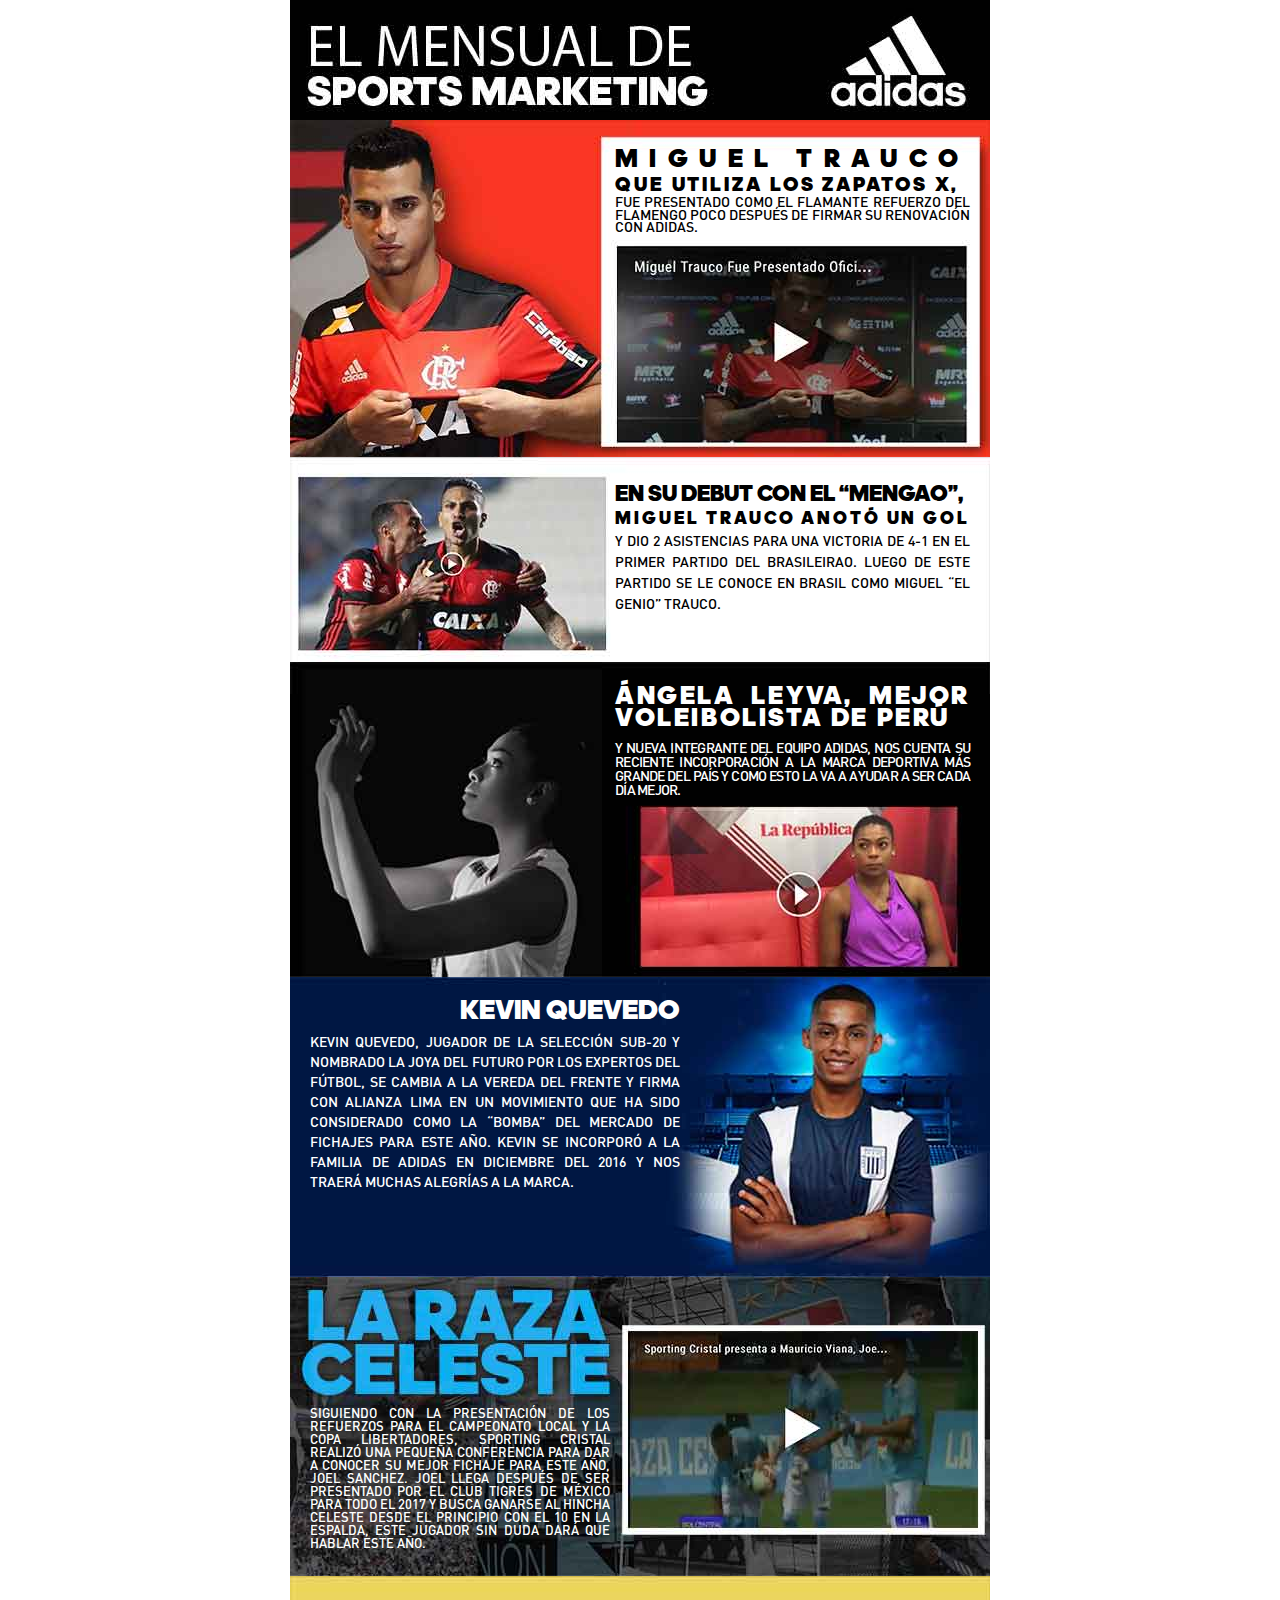
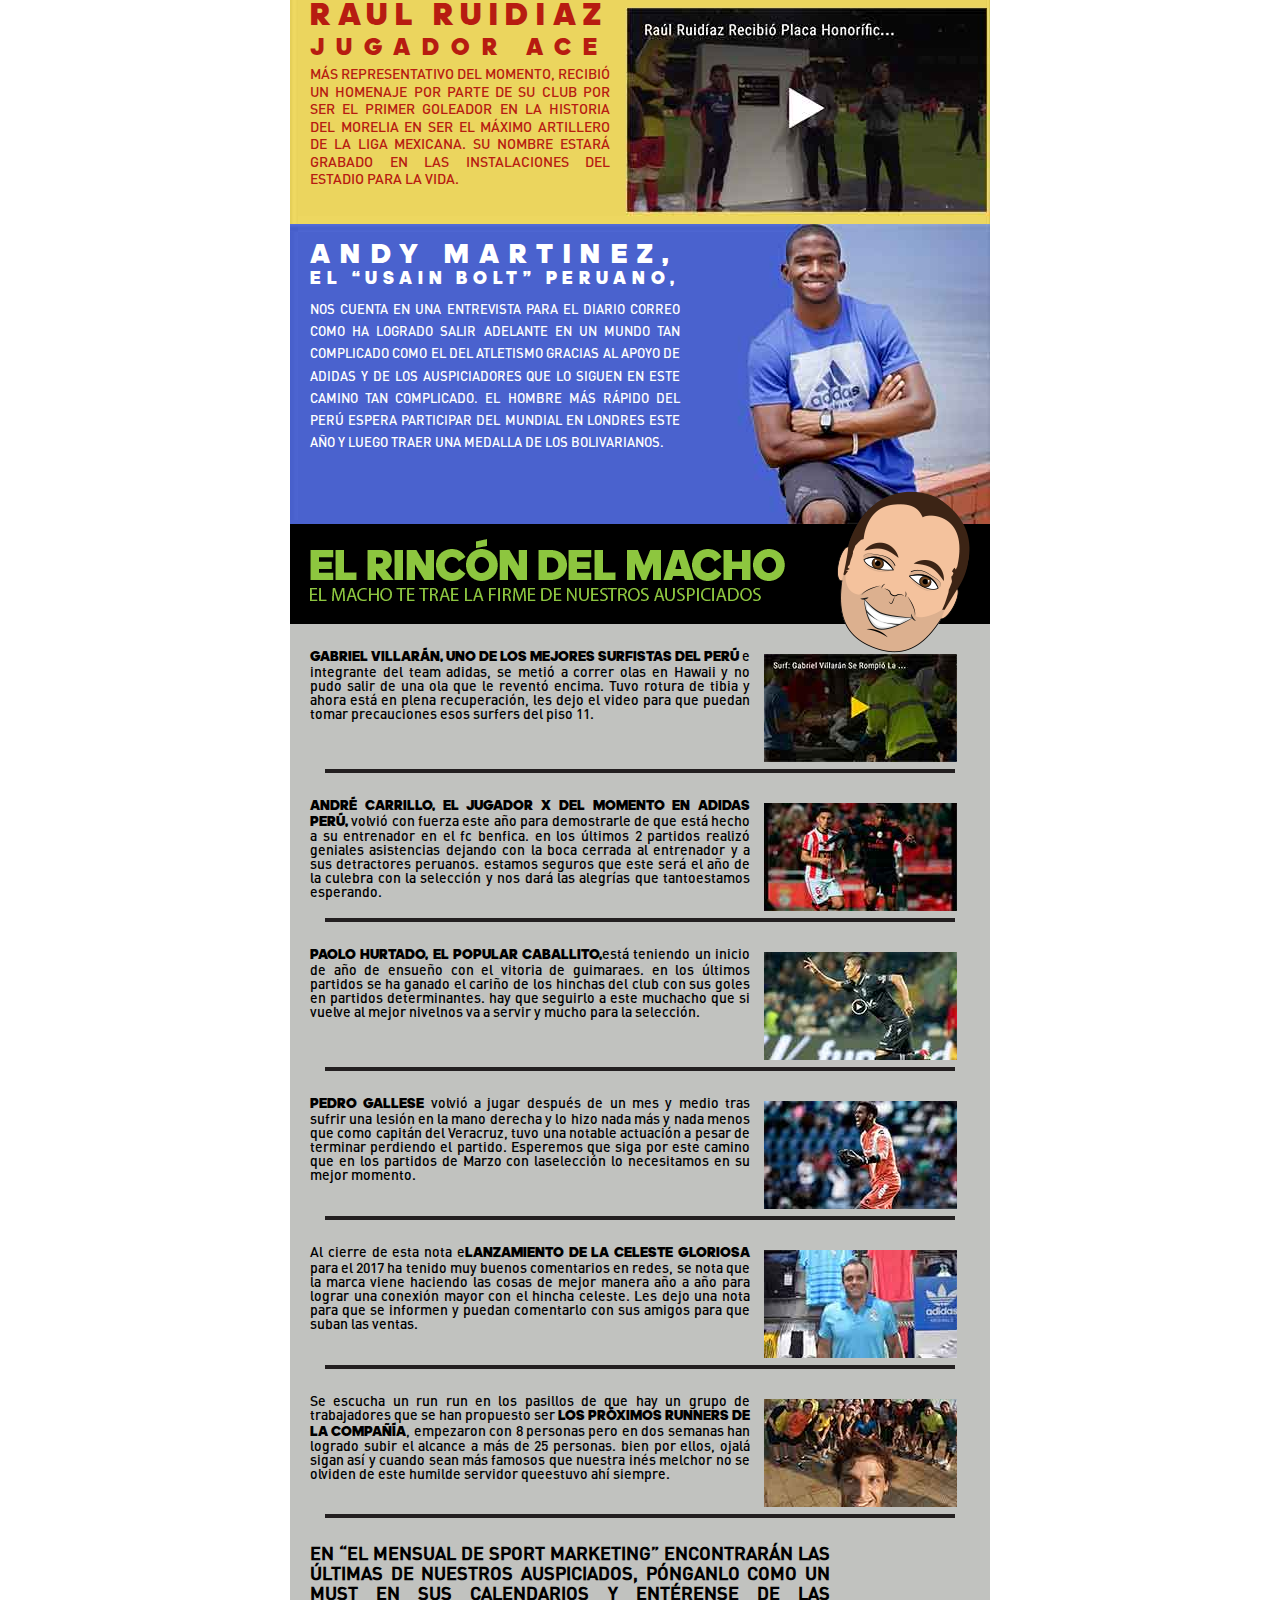
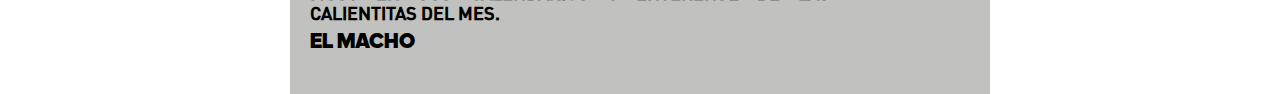
<file: index.html>
<!doctype html>
<html>
<head>
<meta charset="utf-8">
<link rel="stylesheet" type="text/css" href="styles/styles.css">
<title>El mensual de SPORT MARKETING</title>
</head>

<body>

<div id="contenedor">

	<div id="head">
        	<img src="img/head.jpg">
    </div>
    
    <div id="bloqu1">
    <a style="display: block; height: 100%;" href="http://elcomercio.pe/deporte-total/peruanos-en-el-mundo/miguel-trauco-fue-presentado-oficialmente-flamengo-video-noticia-1960001?flsm=1">
	    <div id="bloque-texto1">
    		<p class="txt21bold" style="font-size:26px; line-height:1.2em; letter-spacing:0.44em;">MIGUEL TRAUCO</p>
        	<p class="txt14bold" style="font-size:20px; line-height:0.005em; letter-spacing:0.145em">QUE UTILIZA LOS ZAPATOS X,</p>
            <p class="txt14normal">Fue presentado como el flamante refuerzo del flamengo poco después de firmar su renovación con adidas.</p>
        </div>
        </a>
    </div>
    
    <div id="bloqu2">
    
    <a style="display: block; height: 100%;" href="http://rpp.pe/futbol/peruanos-en-el-mundo/paolo-guerrero-anoto-de-cabeza-tras-centro-de-miguel-trauco-noticia-1027026">
        
    	<div id="bloque-texto2">
    		<p class="txt21bold" style="font-size:23px; line-height:1.2em; letter-spacing:0em;">EN SU DEBUT CON EL “MENGAO”,</p>
        	<p class="txt14bold" style="font-size:18px; line-height:0.005em; letter-spacing:0.16em">MIGUEL TRAUCO ANOTÓ UN GOL</p>
            <p class="txt14normal" style="line-height:1.5em;">Y DIO 2 ASISTENCIAS PARA UNA VICTORIA DE 4-1 EN EL PRIMER PARTIDO DEL BRASILEIRAO. LUEGO DE ESTE PARTIDO SE LE CONOCE EN BRASIL COMO MIGUEL “EL GENIO” TRAUCO.</p>
        </div>
    
    </a>
    
  </div>
    
    <div id="bloqu3"> 
    
    <a style="display: block; height: 100%;" href="https://www.facebook.com/larepublicape/videos/10154386289862017/?pnref=story">
       	
        <div id="bloque-texto3">
    		<p class="txt21boldwhite" style="font-size:26px; line-height:0.85em; letter-spacing:0.1em;">ÁNGELA LEYVA, MEJOR VOLEIBOLISTA DE PERÚ</p>
        	<p class="txt14normalwhite" style="line-height:1em;">Y NUEVA INTEGRANTE DEL EQUIPO ADIDAS, NOS CUENTA SU RECIENTE INCORPORACIÓN A LA MARCA DEPORTIVA MÁS GRANDE DEL PAÍS Y COMO ESTO LA VA A AYUDAR A SER CADA DÍA MEJOR.</p>
        </div>
        
        </a>
        
    </div>
    
    <div id="bloqu4">
    	
      <a style="display: block; height: 100%;" href="http://peru21.pe/deportes/alianza-lima-kevin-quevedo-fichado-club-intimo-2267317">
        
         <div id="bloque-texto4">
    		<p class="txt21boldwhite" style="text-align:right; font-size:28px;" >KEVIN QUEVEDO</p>
        	<p class="txt14normalwhite">KEVIN QUEVEDO, JUGADOR DE LA SELECCIÓN SUB-20 Y NOMBRADO LA JOYA DEL FUTURO POR LOS EXPERTOS DEL FÚTBOL, SE CAMBIA A LA VEREDA DEL FRENTE Y FIRMA CON ALIANZA LIMA EN UN MOVIMIENTO QUE HA SIDO CONSIDERADO COMO LA “BOMBA” DEL MERCADO DE FICHAJES PARA ESTE AÑO. KEVIN SE INCORPORÓ A LA FAMILIA DE ADIDAS EN DICIEMBRE DEL 2016 Y NOS TRAERÁ MUCHAS ALEGRÍAS A LA MARCA.</p>
        </div>
        
        </a>
        
    </div>
    
    <div id="bloqu5">
    
    <a style="display: block; height: 100%;" href="http://www.americatv.com.pe/deportes/futbol-peruano/sporting-cristal-presenta-mauricio-viana-joel-sanchez-y-renzo-garces-n260738">
    
    <div id="bloque-texto5">
    		<p class="txt14normalwhite2">SIGUIENDO CON LA PRESENTACIÓN DE LOS REFUERZOS PARA EL CAMPEONATO LOCAL Y LA COPA LIBERTADORES, SPORTING CRISTAL REALIZÓ UNA PEQUEÑA CONFERENCIA PARA DAR A CONOCER SU MEJOR FICHAJE PARA ESTE AÑO, JOEL SANCHEZ. JOEL LLEGA DESPUÉS DE SER PRESENTADO POR EL CLUB TIGRES DE MÉXICO PARA TODO EL 2017 Y BUSCA GANARSE AL HINCHA CELESTE DESDE EL PRINCIPIO CON EL 10 EN LA ESPALDA, ESTE JUGADOR SIN DUDA DARÁ QUE HABLAR ESTE AÑO. </p>
        </div>
    	
        </a>
        
  </div>
    
    <div id="bloqu6">
    
    <a style="display: block; height: 100%;" href="http://elcomercio.pe/deporte-total/peruanos-en-el-mundo/raul-ruidiaz-recibira-placa-honorifica-estadio-morelos-noticia-1958913">
    
       <div id="bloque-texto6">
    		<p class="txt21boldred" style="font-size:32px; line-height:1em; letter-spacing:0.24em;">RAUL RUIDIAZ</p>
            <p class="txt14boldrojo" style="font-size:24px; letter-spacing:0.5em; line-height:0.5em;">Jugador ace</p>
            <p class="txt14normalred">Más representativo del momento, recibió un homenaje por parte de su club por ser el primer goleador en la historia del Morelia en ser el máximo artillero de la liga mexicana. Su nombre estará grabado en las instalaciones del estadio para la vida.</p>
        </div>
        
        </a>
        
    </div>
    
    <div id="bloqu7">
    
    <a style="display: block; height: 100%;" href="http://diariocorreo.pe/deportes/andy-martinez-sin-apoyo-no-hubiese-podido-seguir-en-este-deporte-727240/">
    
   	<div id="bloque-texto7">
    		<p class="txt21boldwhite" style="font-size:28px; letter-spacing:0.369em; line-height:0.5em;">ANDY MARTINEZ,</p>
            <p class="txt14boldwhite" style="font-size:18px; letter-spacing:0.325em; line-height:0.85em;">EL “USAIN BOLT” PERUANO,</p>
            <p class="txt14normalwhite2" style="line-height:1.7em;">NOS CUENTA EN UNA ENTREVISTA PARA EL DIARIO CORREO COMO HA LOGRADO SALIR ADELANTE EN UN MUNDO TAN COMPLICADO COMO EL DEL ATLETISMO GRACIAS AL APOYO DE ADIDAS Y DE LOS AUSPICIADORES QUE LO SIGUEN EN ESTE CAMINO TAN COMPLICADO. EL HOMBRE MÁS RÁPIDO DEL PERÚ ESPERA PARTICIPAR DEL MUNDIAL EN LONDRES ESTE AÑO Y LUEGO TRAER UNA MEDALLA DE LOS BOLIVARIANOS.</p>
        </div>

	</a>

    </div>
    
    <div id="bloque-rincon"></div>
    
    <div id="gloque-black">

    </div>
    
    
    <div id="bloqu8">
    	
        <div id="bloqu8-1">
    	<a style="display: block;" href="http://elcomercio.pe/deporte-total/polideportivo/surf-gabriel-villaran-se-rompio-pierna-hawai-video-noticia-1963677">
        
        	<div id="bloque-texto8-1">
            <p class="txt14normalbaja"><samp class="txt14bold">Gabriel Villarán, uno de los mejores surfistas del Perú</samp> e integrante del team adidas, se metió a correr olas en Hawaii y no pudo salir de una ola que le reventó encima. Tuvo rotura de tibia y ahora está en plena recuperación, les dejo el video para que puedan tomar precauciones esos surfers del piso 11. </p>          
                           	        
            </div>
            
            <div id="blo-video">
            	<img src="img/video1.jpg">
            </div>
        
        </a>
        
        </div>
  <div id="bloque-barra"></div>
  
  
  <div id="bloqu8-1">
    	<a style="display: block;" href="http://elcomercio.pe/deporte-total/peruanos-en-el-mundo/andre-carrillo-aparecio-triunfo-benfica-este-pase-noticia-1959652">
        
        	<div id="bloque-texto8-1">
            <p class="txt14normalbaja"><samp class="txt14bold">André Carrillo, el jugador x del momento en adidas Perú, </samp>volvió con fuerza este año para demostrarle de que está hecho a su entrenador en el fc benfica. en los últimos 2 partidos realizó geniales asistencias dejando con la boca cerrada al entrenador y a sus detractores peruanos. estamos seguros que este será el año de la culebra con la selección y nos dará las alegrías que tantoestamos esperando. </p>          
                           	        
            </div>
            
            <div id="blo-video">
            	<img src="img/video2.jpg">
            </div>
        
        </a>
        
        </div>
  <div id="bloque-barra"></div>
  
    <div id="bloqu8-1">
    	<a style="display: block;" href="http://rpp.pe/futbol/peruanos-en-el-mundo/video-paolo-hurtado-le-dio-el-triunfo-al-vitoria-guimaraes-con-gol-al-ultimo-minuto-noticia-1020423">
        
        	<div id="bloque-texto8-1">
            <p class="txt14normalbaja"><samp class="txt14bold">Paolo Hurtado, el popular caballito,</samp>está teniendo un inicio de año de ensueño con el vitoria de guimaraes. en los últimos partidos se ha ganado el cariño de los hinchas del club con sus goles en partidos determinantes. hay que seguirlo a este muchacho que si vuelve al mejor nivelnos va a servir y mucho para la selección. </p>          
                           	        
            </div>
            
            <div id="blo-video">
            	<img src="img/video3.jpg">
            </div>
        
        </a>
        
        </div>
  <div id="bloque-barra"></div>
  
    <div id="bloqu8-1">
    	<a style="display: block;" href="http://libero.pe/futbol-internacional/174253-pedro-gallese-se-lucio-en-su-regreso-al-arco-de-veracruz-video">
        
        	<div id="bloque-texto8-1">
            <p class="txt14normalbaja"><samp class="txt14bold">Pedro Gallese </samp>volvió a jugar después de un mes y medio tras sufrir una lesión en la mano derecha y lo hizo nada más y nada menos que como capitán del Veracruz, tuvo una notable actuación a pesar de terminar perdiendo el partido. Esperemos que siga por este camino que en los partidos de Marzo con laselección lo necesitamos en su mejor momento. </p>          
                           	        
            </div>
            
            <div id="blo-video">
            	<img src="img/video4.jpg">
            </div>
        
        </a>
        
        </div>
  <div id="bloque-barra"></div>
  
    <div id="bloqu8-1">
    	<a style="display: block;" href="http://deporteynegocio.pe/fotogaleria-asi-se-vivio-la-presentacion-de-la-nueva-camiseta-de-sporting-cristal-7605">
        
        	<div id="bloque-texto8-1">
            <p class="txt14normalbaja">Al cierre de esta nota e<samp class="txt14bold">lanzamiento de la celeste gloriosa</samp> para el 2017 ha tenido muy buenos comentarios en redes, se nota que la marca viene haciendo las cosas de mejor manera año a año para lograr una conexión mayor con el hincha celeste. Les dejo una nota para que se informen y puedan comentarlo con sus amigos para que suban las ventas.</p>          
                           	        
            </div>
            
            <div id="blo-video">
            	<img src="img/video5.jpg">
            </div>
        
        </a>
        
        </div>
  <div id="bloque-barra"></div>
  
    <div id="bloqu8-1">
    	<a style="display: block;">
        
        	<div id="bloque-texto8-1">
            <p class="txt14normalbaja">Se escucha un run run en los pasillos de que hay un grupo de trabajadores que se han propuesto ser <samp class="txt14bold">los próximos runners de la compañía</samp>, empezaron con 8 personas pero en dos semanas han logrado subir el alcance a más de 25 personas. bien por ellos, ojalá sigan así y cuando sean más famosos que nuestra inés melchor no se olviden de este humilde servidor queestuvo ahí siempre.</p>          
                           	        
            </div>
            
            <div id="blo-video">
            	<img src="img/video6.jpg">
            </div>
        
        </a>
        
        </div>
  <div id="bloque-barra"></div>
  
  <div id="bloque-cierre">
  
<div id="bloque-texto-cierre">

<p class="txt18bold">EN “EL MENSUAL DE SPORT MARKETING”  ENCONTRARÁN LAS ÚLTIMAS DE NUESTROS AUSPICIADOS, PÓNGANLO COMO UN MUST EN SUS CALENDARIOS Y ENTÉRENSE DE LAS CALIENTITAS DEL MES.</p>

<p class="txt21bold">EL MACHO</p>
</div>
  
  </div>
  
  
  

  
  
  
  
  
  </div>
  
  
    
    
</div>
</body>
</html>
</file>
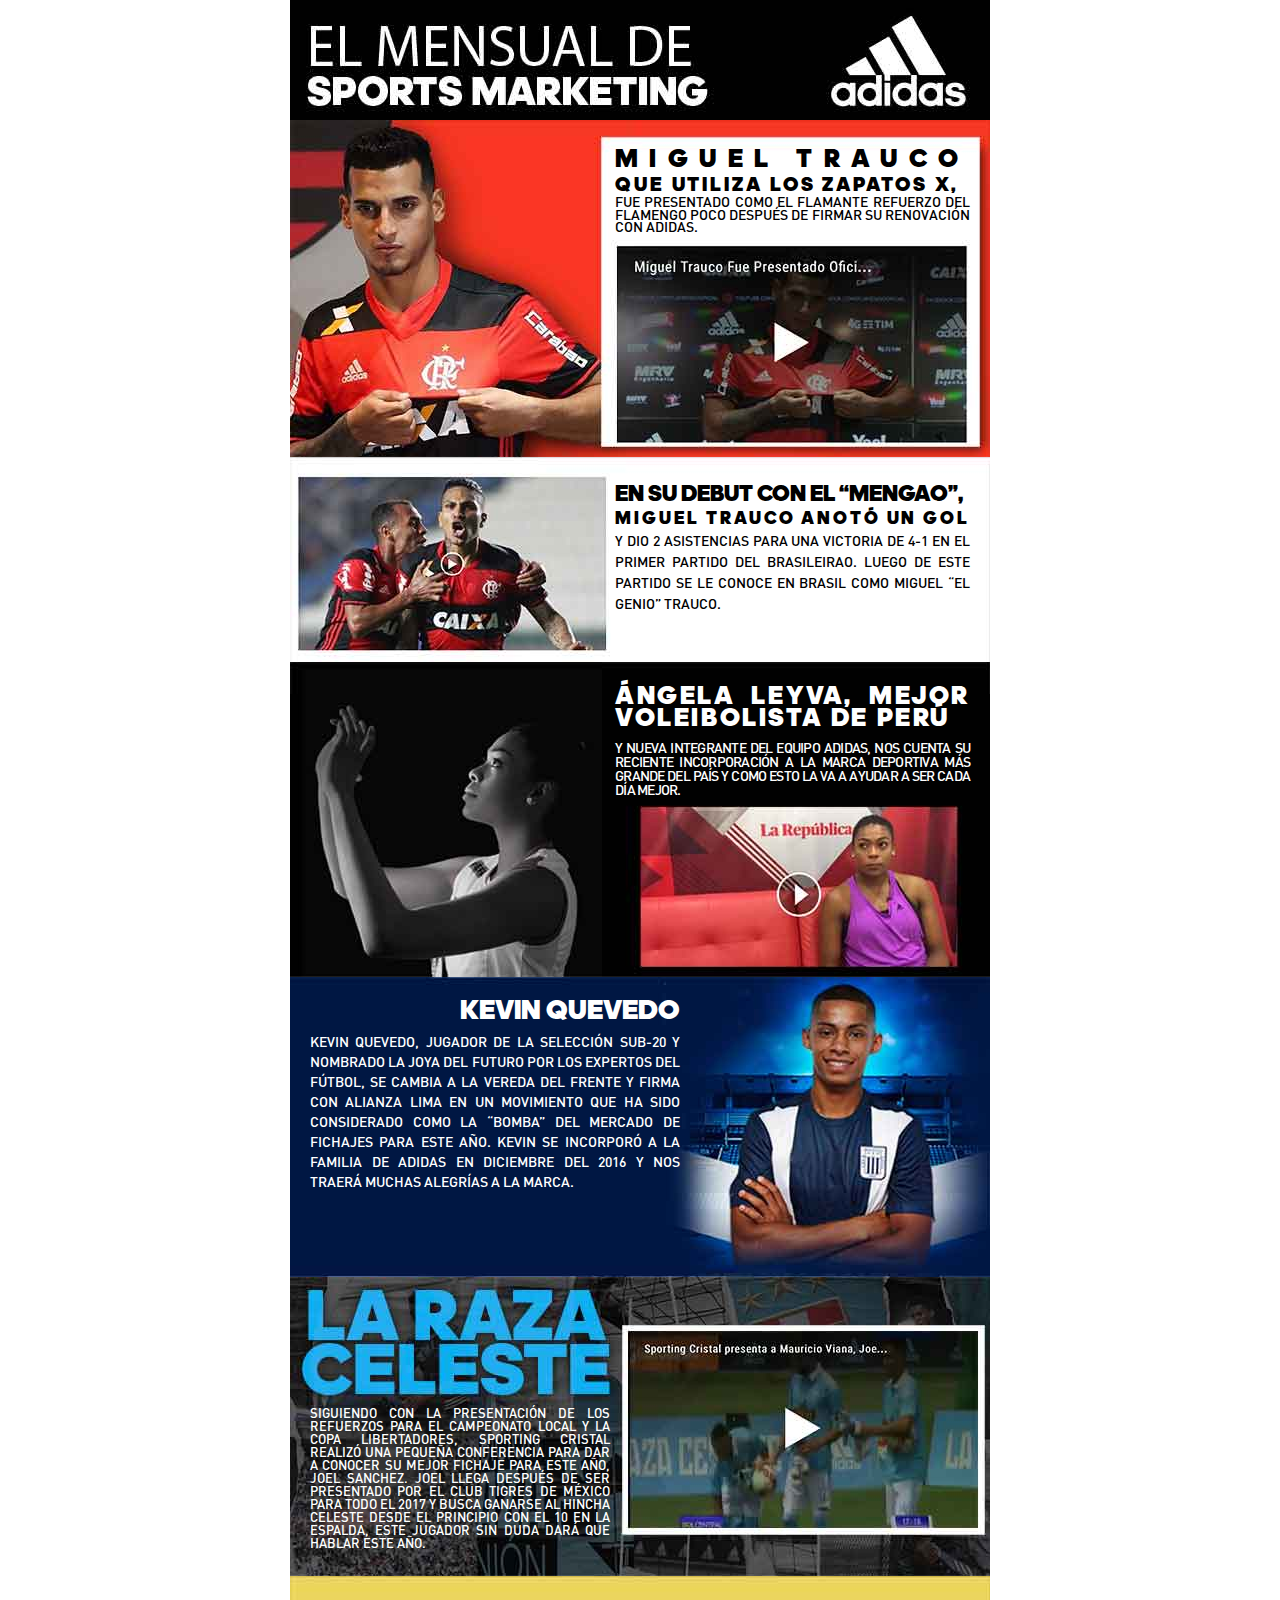
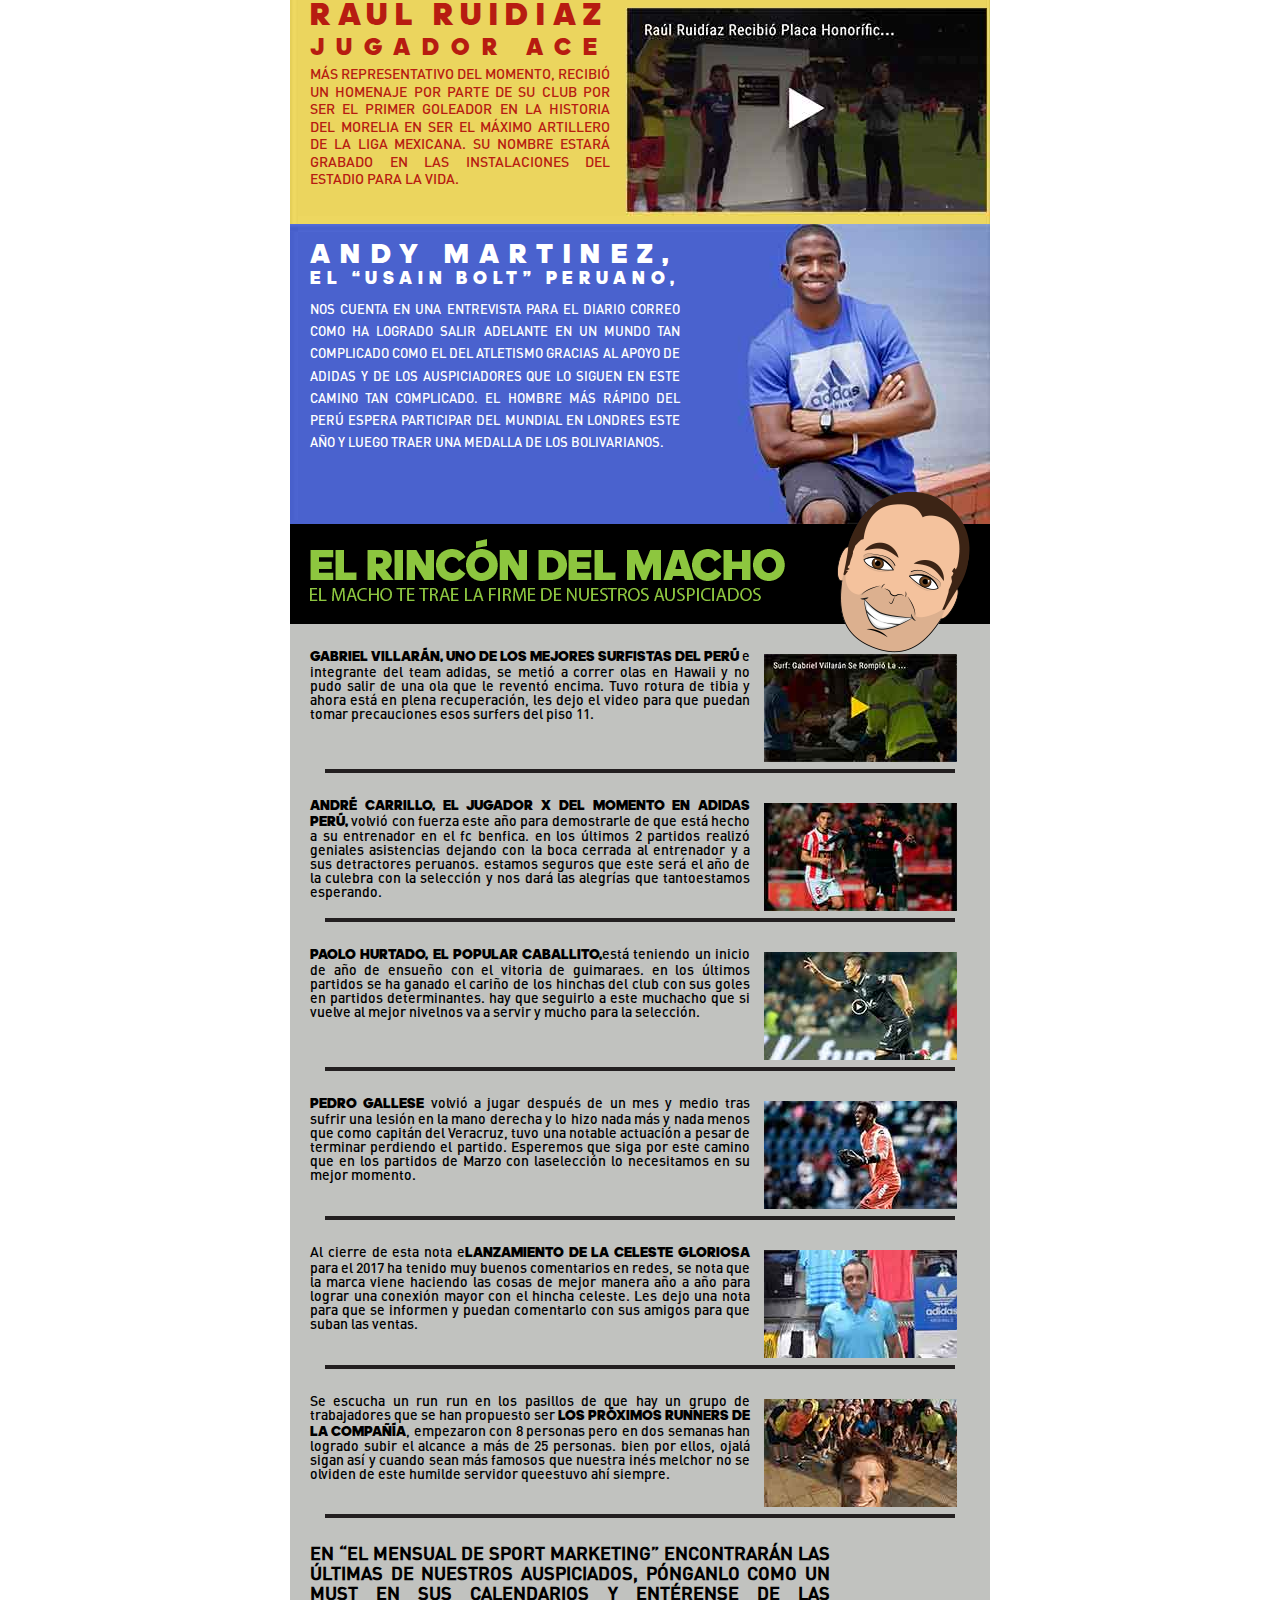
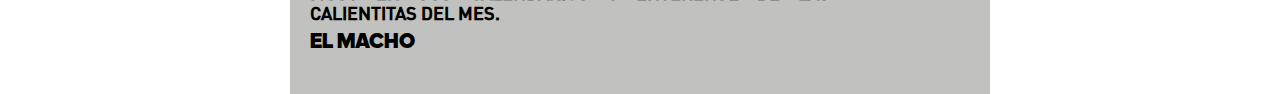
<file: index2.html>
<!doctype html>
<html>
<head>
<meta charset="utf-8">
<title>El mensual de SPORT MARKETING</title>

<style type="text/css">

* {
  margin: 0;
  padding: 0;
}



@font-face{
    font-family:adineue-bd;
    src:url(font/AdiHausPS-Bd.otf);
}

@font-face{
    font-family:adineue-md;
	src:url(font/AdiHausPS-Md.otf);
}

@font-face{
    font-family:adineue-reg;
	src:url(font/AdiHausPS-Reg.otf);
}

@font-face{
    font-family:adineue-bold;
	src:url(font/adineuePRO-Black.otf);
	}

@font-face{
    font-family:adineue-pro-black;
	src:
	url(font/adineuePRO-Black.otf);
	}

body{
	font-family:adineue-md;
	font-size:14px;
	background:#ffffff;
	}
a{
	text-decoration:none;
	
	}

figure { 
    display: block;
    margin:0 !important;
}

/* CLearfix */

.clearfix:after {content:".";display:block;	height:0;clear:both;visibility:hidden;}
.clearfix { display:inline-block; }
/* Hide from IE Mac \*/
.clearfix { display:block; }
* html .clearfix { height:1px; }
/* End hide from IE Mac */

h1, h2, h3, h4{
	font-weight:normal !important;
	margin:0 !important;
	padding:0 !important;
	}

.txt21bold{
	color:#000 !important;
	text-transform:uppercase;
	font-size:21px;
	font-weight:bold;
	font-family:adineue-pro-black;
	}
.txt21boldwhite{
	color:#ffffff !important;
	text-transform:uppercase;
	font-size:21px;
	font-weight:bold;
	font-family:adineue-pro-black;
	}
.txt21boldred{
	color:#b71c11 !important;
	text-transform:uppercase;
	font-size:21px;
	font-weight:bold;
	font-family:adineue-pro-black;
	}
.txt18bold{
	color:#000 !important;
	text-transform:uppercase;
	font-size:18px;
	font-family:adineue-md;
	font-weight:bold;
	}
.txt14bold{
	color:#000 !important;
	text-transform:uppercase;
	font-size:14px;
	font-family:adineue-bold;
		line-height:0.9em;
	}
.txt14boldrojo{
	color:#b71c11 !important;
	text-transform:uppercase;
	font-size:14px;
	font-family:adineue-bold;
	}
.txt14boldwhite{
	color:#ffffff !important;
	text-transform:uppercase;
	font-size:14px;
	font-family:adineue-bold;
	}
.txt14normal{
	color:#000 !important;
	text-transform:uppercase;
	font-size:14px;
	line-height:0.9em;
	}
.txt14normalbaja{
	color:#000 !important;	
	font-size:14px;
	text-align:justify;
	line-height:1em;
	}
.txt14normalwhite{
	color:#ffffff !important;
	text-transform:uppercase;
	font-size:14px;
	}
.txt14normalred{
	color:#b71c11 !important;
	text-transform:uppercase;
	font-size:14px;
	line-height:1.25em !important;
	}

.txt14normalwhite2{
	color:#ffffff !important;
	text-transform:uppercase;
	font-size:13px;
	line-height:1em;
	}


h3{

	}

p{

	padding: 5px 0;
	text-align: justify;
	color: #3b4347;	
	line-height: 20px;
	}

#contenedor{
	position: relative;
	max-width:700px;
	height:auto;
	margin:0 auto;
	background:white;	
	}

#head{
	width:100%;
	height:120px;
	background:#000;
	}

#head h1{
	font-size:
	}
	
#bloqu1{
	width:100%;
	height:337px;
	background:url(img/trauco.jpg) center no-repeat;
	
	}

#bloqu2{
	width:100%;
	height:205px;
	background:url(img/paolo-guerrero.jpg) center no-repeat;
	}

#bloqu3{
	width:100%;
	height:315px;
	background:url(img/angela.jpg) center no-repeat;
	}
#bloqu4{
	width:100%;
	height:300px;
	background:url(img/kevin.jpg) center no-repeat;
	}

#bloqu5{
	width:100%;
	height:299px;
	background:url(img/raza-celeste.jpg) center no-repeat;
	}

#bloqu6{
	width:100%;
	height:248px;
	background:url(img/ruidiaz.jpg) center no-repeat;
	}

#bloqu7{
	width:100%;
	height:300px;
	background:url(img/andy.jpg) center no-repeat;
	}

#bloqu8{
	width:100%;
	height:1070px;
	background:#c1c2bf;
	}

#bloqu8-1{
	width:100%;
	height:145px;
	background:#c1c2bf;
	}
#blo-video{
	width:193px;
	height:108px;
	margin:30px 33px 0 0;
	float:right !important;
	}

#gloque-black{
	width:100%;
	height:100px;
	background:#000;
	}

#bloque-texto1{
	width:355px;
	height:100px;
	float:right !important;
	margin:20px 20px 0 0;
	}

#bloque-texto2{
	width:355px;
	height:100px;
	float:right !important;
	margin:20px 20px 0 0;
	}

#bloque-texto3{
	width:355px;
	height:100px;
	float:right !important;
	margin:20px 20px 0 0;
	letter-spacing:-0.75px;
	}

#bloque-texto4{
	width:370px;
	height:145px;
	float:left !important;
	margin:20px 0 0 20px;
	}

#bloque-texto5{
	width:300px;
	height:155px;
	float:left !important;
	margin:125px 0 0 20px;

	}

#bloque-texto6{
	width:300px;
	height:155px;
	float:left !important;
	margin:20px 0 0 20px;
	}

#bloque-texto7{
	width:370px;
	height:250px;
	float:left !important;
	margin:20px 0 0 20px;
	}

#bloque-rincon{
	width: 700px;
	position: absolute;
	height: 162px;
	background: url(img/el-rincon-del-macho.png) no-repeat center;
	left:0;
	top: 2091px;
	z-index:1000;
	}

#bloque-texto8-1{
	width:440px;
	height:100px;
	float:left !important;
	margin:20px 0 0 20px;
	}

#bloque-barra{
	width:90%;
	height:4px;
	background:#231f20;
	margin:0 auto;
	}

#bloque-cierre{
	width:100%;
	height:auto;

	}
#bloque-texto-cierre{
	width:520px;
	height:100px;
	float:left !important;
	margin:20px 0 0 20px;
	}


</style>

</head>

<body>

<div id="contenedor">

	<div id="head">
        	<img src="img/head.jpg">
    </div>
    
    <div id="bloqu1">
    <a style="display: block; height: 100%;" href="http://elcomercio.pe/deporte-total/peruanos-en-el-mundo/miguel-trauco-fue-presentado-oficialmente-flamengo-video-noticia-1960001?flsm=1">
	    <div id="bloque-texto1">
    		<p class="txt21bold" style="font-size:26px; line-height:1.2em; letter-spacing:0.44em;">MIGUEL TRAUCO</p>
        	<p class="txt14bold" style="font-size:20px; line-height:0.005em; letter-spacing:0.145em">QUE UTILIZA LOS ZAPATOS X,</p>
            <p class="txt14normal">Fue presentado como el flamante refuerzo del flamengo poco después de firmar su renovación con adidas.</p>
        </div>
        </a>
    </div>
    
    <div id="bloqu2">
    
    <a style="display: block; height: 100%;" href="http://rpp.pe/futbol/peruanos-en-el-mundo/paolo-guerrero-anoto-de-cabeza-tras-centro-de-miguel-trauco-noticia-1027026">
        
    	<div id="bloque-texto2">
    		<p class="txt21bold" style="font-size:23px; line-height:1.2em; letter-spacing:0em;">EN SU DEBUT CON EL “MENGAO”,</p>
        	<p class="txt14bold" style="font-size:18px; line-height:0.005em; letter-spacing:0.16em">MIGUEL TRAUCO ANOTÓ UN GOL</p>
            <p class="txt14normal" style="line-height:1.5em;">Y DIO 2 ASISTENCIAS PARA UNA VICTORIA DE 4-1 EN EL PRIMER PARTIDO DEL BRASILEIRAO. LUEGO DE ESTE PARTIDO SE LE CONOCE EN BRASIL COMO MIGUEL “EL GENIO” TRAUCO.</p>
        </div>
    
    </a>
    
  </div>
    
    <div id="bloqu3"> 
    
    <a style="display: block; height: 100%;" href="https://www.facebook.com/larepublicape/videos/10154386289862017/?pnref=story">
       	
        <div id="bloque-texto3">
    		<p class="txt21boldwhite" style="font-size:26px; line-height:0.85em; letter-spacing:0.1em;">ÁNGELA LEYVA, MEJOR VOLEIBOLISTA DE PERÚ</p>
        	<p class="txt14normalwhite" style="line-height:1em;">Y NUEVA INTEGRANTE DEL EQUIPO ADIDAS, NOS CUENTA SU RECIENTE INCORPORACIÓN A LA MARCA DEPORTIVA MÁS GRANDE DEL PAÍS Y COMO ESTO LA VA A AYUDAR A SER CADA DÍA MEJOR.</p>
        </div>
        
        </a>
        
    </div>
    
    <div id="bloqu4">
    	
      <a style="display: block; height: 100%;" href="http://peru21.pe/deportes/alianza-lima-kevin-quevedo-fichado-club-intimo-2267317">
        
         <div id="bloque-texto4">
    		<p class="txt21boldwhite" style="text-align:right; font-size:28px;" >KEVIN QUEVEDO</p>
        	<p class="txt14normalwhite">KEVIN QUEVEDO, JUGADOR DE LA SELECCIÓN SUB-20 Y NOMBRADO LA JOYA DEL FUTURO POR LOS EXPERTOS DEL FÚTBOL, SE CAMBIA A LA VEREDA DEL FRENTE Y FIRMA CON ALIANZA LIMA EN UN MOVIMIENTO QUE HA SIDO CONSIDERADO COMO LA “BOMBA” DEL MERCADO DE FICHAJES PARA ESTE AÑO. KEVIN SE INCORPORÓ A LA FAMILIA DE ADIDAS EN DICIEMBRE DEL 2016 Y NOS TRAERÁ MUCHAS ALEGRÍAS A LA MARCA.</p>
        </div>
        
        </a>
        
    </div>
    
    <div id="bloqu5">
    
    <a style="display: block; height: 100%;" href="http://www.americatv.com.pe/deportes/futbol-peruano/sporting-cristal-presenta-mauricio-viana-joel-sanchez-y-renzo-garces-n260738">
    
    <div id="bloque-texto5">
    		<p class="txt14normalwhite2">SIGUIENDO CON LA PRESENTACIÓN DE LOS REFUERZOS PARA EL CAMPEONATO LOCAL Y LA COPA LIBERTADORES, SPORTING CRISTAL REALIZÓ UNA PEQUEÑA CONFERENCIA PARA DAR A CONOCER SU MEJOR FICHAJE PARA ESTE AÑO, JOEL SANCHEZ. JOEL LLEGA DESPUÉS DE SER PRESENTADO POR EL CLUB TIGRES DE MÉXICO PARA TODO EL 2017 Y BUSCA GANARSE AL HINCHA CELESTE DESDE EL PRINCIPIO CON EL 10 EN LA ESPALDA, ESTE JUGADOR SIN DUDA DARÁ QUE HABLAR ESTE AÑO. </p>
        </div>
    	
        </a>
        
  </div>
    
    <div id="bloqu6">
    
    <a style="display: block; height: 100%;" href="http://elcomercio.pe/deporte-total/peruanos-en-el-mundo/raul-ruidiaz-recibira-placa-honorifica-estadio-morelos-noticia-1958913">
    
       <div id="bloque-texto6">
    		<p class="txt21boldred" style="font-size:32px; line-height:1em; letter-spacing:0.24em;">RAUL RUIDIAZ</p>
            <p class="txt14boldrojo" style="font-size:24px; letter-spacing:0.5em; line-height:0.5em;">Jugador ace</p>
            <p class="txt14normalred">Más representativo del momento, recibió un homenaje por parte de su club por ser el primer goleador en la historia del Morelia en ser el máximo artillero de la liga mexicana. Su nombre estará grabado en las instalaciones del estadio para la vida.</p>
        </div>
        
        </a>
        
    </div>
    
    <div id="bloqu7">
    
    <a style="display: block; height: 100%;" href="http://diariocorreo.pe/deportes/andy-martinez-sin-apoyo-no-hubiese-podido-seguir-en-este-deporte-727240/">
    
   	<div id="bloque-texto7">
    		<p class="txt21boldwhite" style="font-size:28px; letter-spacing:0.369em; line-height:0.5em;">ANDY MARTINEZ,</p>
            <p class="txt14boldwhite" style="font-size:18px; letter-spacing:0.325em; line-height:0.85em;">EL “USAIN BOLT” PERUANO,</p>
            <p class="txt14normalwhite2" style="line-height:1.7em;">NOS CUENTA EN UNA ENTREVISTA PARA EL DIARIO CORREO COMO HA LOGRADO SALIR ADELANTE EN UN MUNDO TAN COMPLICADO COMO EL DEL ATLETISMO GRACIAS AL APOYO DE ADIDAS Y DE LOS AUSPICIADORES QUE LO SIGUEN EN ESTE CAMINO TAN COMPLICADO. EL HOMBRE MÁS RÁPIDO DEL PERÚ ESPERA PARTICIPAR DEL MUNDIAL EN LONDRES ESTE AÑO Y LUEGO TRAER UNA MEDALLA DE LOS BOLIVARIANOS.</p>
        </div>

	</a>

    </div>
    
    <div id="bloque-rincon"></div>
    
    <div id="gloque-black">

    </div>
    
    
    <div id="bloqu8">
    	
        <div id="bloqu8-1">
    	<a style="display: block;" href="http://elcomercio.pe/deporte-total/polideportivo/surf-gabriel-villaran-se-rompio-pierna-hawai-video-noticia-1963677">
        
        	<div id="bloque-texto8-1">
            <p class="txt14normalbaja"><samp class="txt14bold">Gabriel Villarán, uno de los mejores surfistas del Perú</samp> e integrante del team adidas, se metió a correr olas en Hawaii y no pudo salir de una ola que le reventó encima. Tuvo rotura de tibia y ahora está en plena recuperación, les dejo el video para que puedan tomar precauciones esos surfers del piso 11. </p>          
                           	        
            </div>
            
            <div id="blo-video">
            	<img src="img/video1.jpg">
            </div>
        
        </a>
        
        </div>
  <div id="bloque-barra"></div>
  
  
  <div id="bloqu8-1">
    	<a style="display: block;" href="http://elcomercio.pe/deporte-total/peruanos-en-el-mundo/andre-carrillo-aparecio-triunfo-benfica-este-pase-noticia-1959652">
        
        	<div id="bloque-texto8-1">
            <p class="txt14normalbaja"><samp class="txt14bold">André Carrillo, el jugador x del momento en adidas Perú, </samp>volvió con fuerza este año para demostrarle de que está hecho a su entrenador en el fc benfica. en los últimos 2 partidos realizó geniales asistencias dejando con la boca cerrada al entrenador y a sus detractores peruanos. estamos seguros que este será el año de la culebra con la selección y nos dará las alegrías que tantoestamos esperando. </p>          
                           	        
            </div>
            
            <div id="blo-video">
            	<img src="img/video2.jpg">
            </div>
        
        </a>
        
        </div>
  <div id="bloque-barra"></div>
  
    <div id="bloqu8-1">
    	<a style="display: block;" href="http://rpp.pe/futbol/peruanos-en-el-mundo/video-paolo-hurtado-le-dio-el-triunfo-al-vitoria-guimaraes-con-gol-al-ultimo-minuto-noticia-1020423">
        
        	<div id="bloque-texto8-1">
            <p class="txt14normalbaja"><samp class="txt14bold">Paolo Hurtado, el popular caballito,</samp>está teniendo un inicio de año de ensueño con el vitoria de guimaraes. en los últimos partidos se ha ganado el cariño de los hinchas del club con sus goles en partidos determinantes. hay que seguirlo a este muchacho que si vuelve al mejor nivelnos va a servir y mucho para la selección. </p>          
                           	        
            </div>
            
            <div id="blo-video">
            	<img src="img/video3.jpg">
            </div>
        
        </a>
        
        </div>
  <div id="bloque-barra"></div>
  
    <div id="bloqu8-1">
    	<a style="display: block;" href="http://libero.pe/futbol-internacional/174253-pedro-gallese-se-lucio-en-su-regreso-al-arco-de-veracruz-video">
        
        	<div id="bloque-texto8-1">
            <p class="txt14normalbaja"><samp class="txt14bold">Pedro Gallese </samp>volvió a jugar después de un mes y medio tras sufrir una lesión en la mano derecha y lo hizo nada más y nada menos que como capitán del Veracruz, tuvo una notable actuación a pesar de terminar perdiendo el partido. Esperemos que siga por este camino que en los partidos de Marzo con laselección lo necesitamos en su mejor momento. </p>          
                           	        
            </div>
            
            <div id="blo-video">
            	<img src="img/video4.jpg">
            </div>
        
        </a>
        
        </div>
  <div id="bloque-barra"></div>
  
    <div id="bloqu8-1">
    	<a style="display: block;" href="http://deporteynegocio.pe/fotogaleria-asi-se-vivio-la-presentacion-de-la-nueva-camiseta-de-sporting-cristal-7605">
        
        	<div id="bloque-texto8-1">
            <p class="txt14normalbaja">Al cierre de esta nota e<samp class="txt14bold">lanzamiento de la celeste gloriosa</samp> para el 2017 ha tenido muy buenos comentarios en redes, se nota que la marca viene haciendo las cosas de mejor manera año a año para lograr una conexión mayor con el hincha celeste. Les dejo una nota para que se informen y puedan comentarlo con sus amigos para que suban las ventas.</p>          
                           	        
            </div>
            
            <div id="blo-video">
            	<img src="img/video5.jpg">
            </div>
        
        </a>
        
        </div>
  <div id="bloque-barra"></div>
  
    <div id="bloqu8-1">
    	<a style="display: block;">
        
        	<div id="bloque-texto8-1">
            <p class="txt14normalbaja">Se escucha un run run en los pasillos de que hay un grupo de trabajadores que se han propuesto ser <samp class="txt14bold">los próximos runners de la compañía</samp>, empezaron con 8 personas pero en dos semanas han logrado subir el alcance a más de 25 personas. bien por ellos, ojalá sigan así y cuando sean más famosos que nuestra inés melchor no se olviden de este humilde servidor queestuvo ahí siempre.</p>          
                           	        
            </div>
            
            <div id="blo-video">
            	<img src="img/video6.jpg">
            </div>
        
        </a>
        
        </div>
  <div id="bloque-barra"></div>
  
  <div id="bloque-cierre">
  
<div id="bloque-texto-cierre">

<p class="txt18bold">EN “EL MENSUAL DE SPORT MARKETING”  ENCONTRARÁN LAS ÚLTIMAS DE NUESTROS AUSPICIADOS, PÓNGANLO COMO UN MUST EN SUS CALENDARIOS Y ENTÉRENSE DE LAS CALIENTITAS DEL MES.</p>

<p class="txt21bold">EL MACHO</p>
</div>
  
  </div>
  
  
  

  
  
  
  
  
  </div>
  
  
    
    
</div>
</body>
</html>
</file>
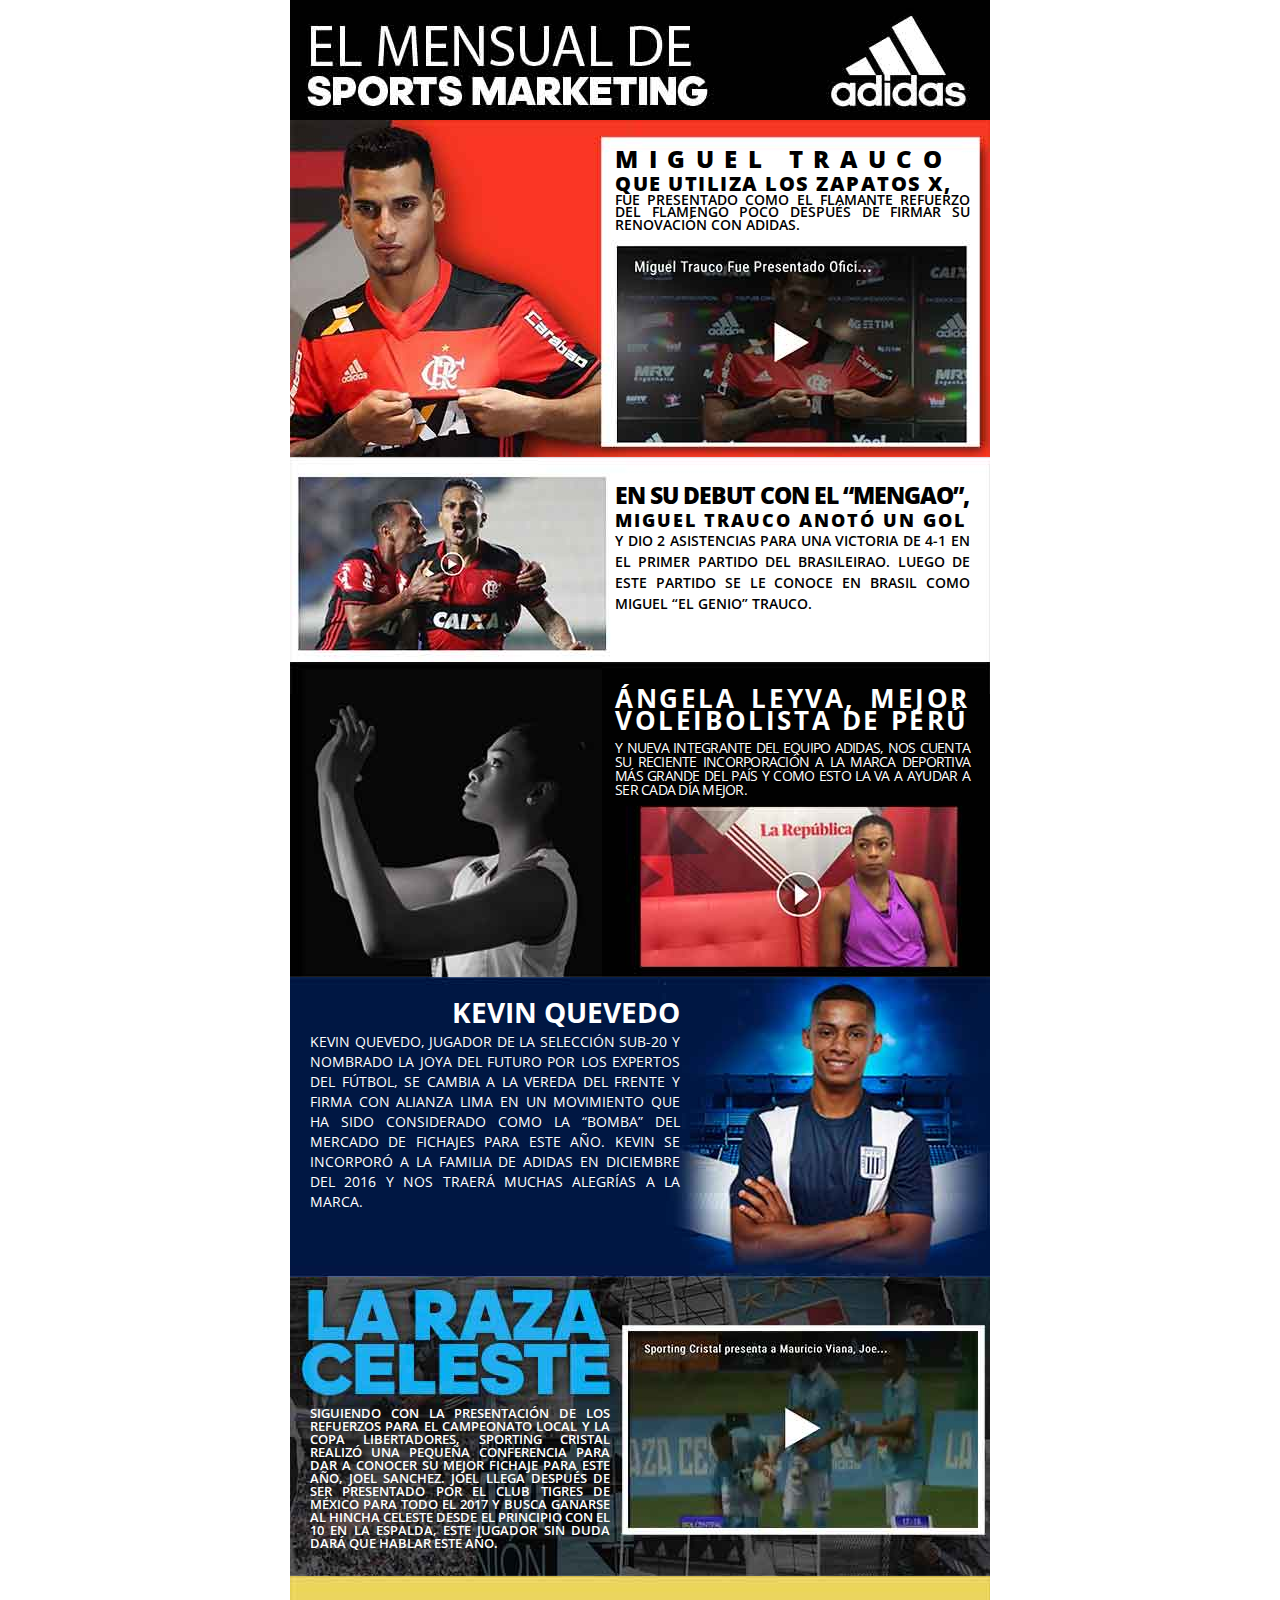
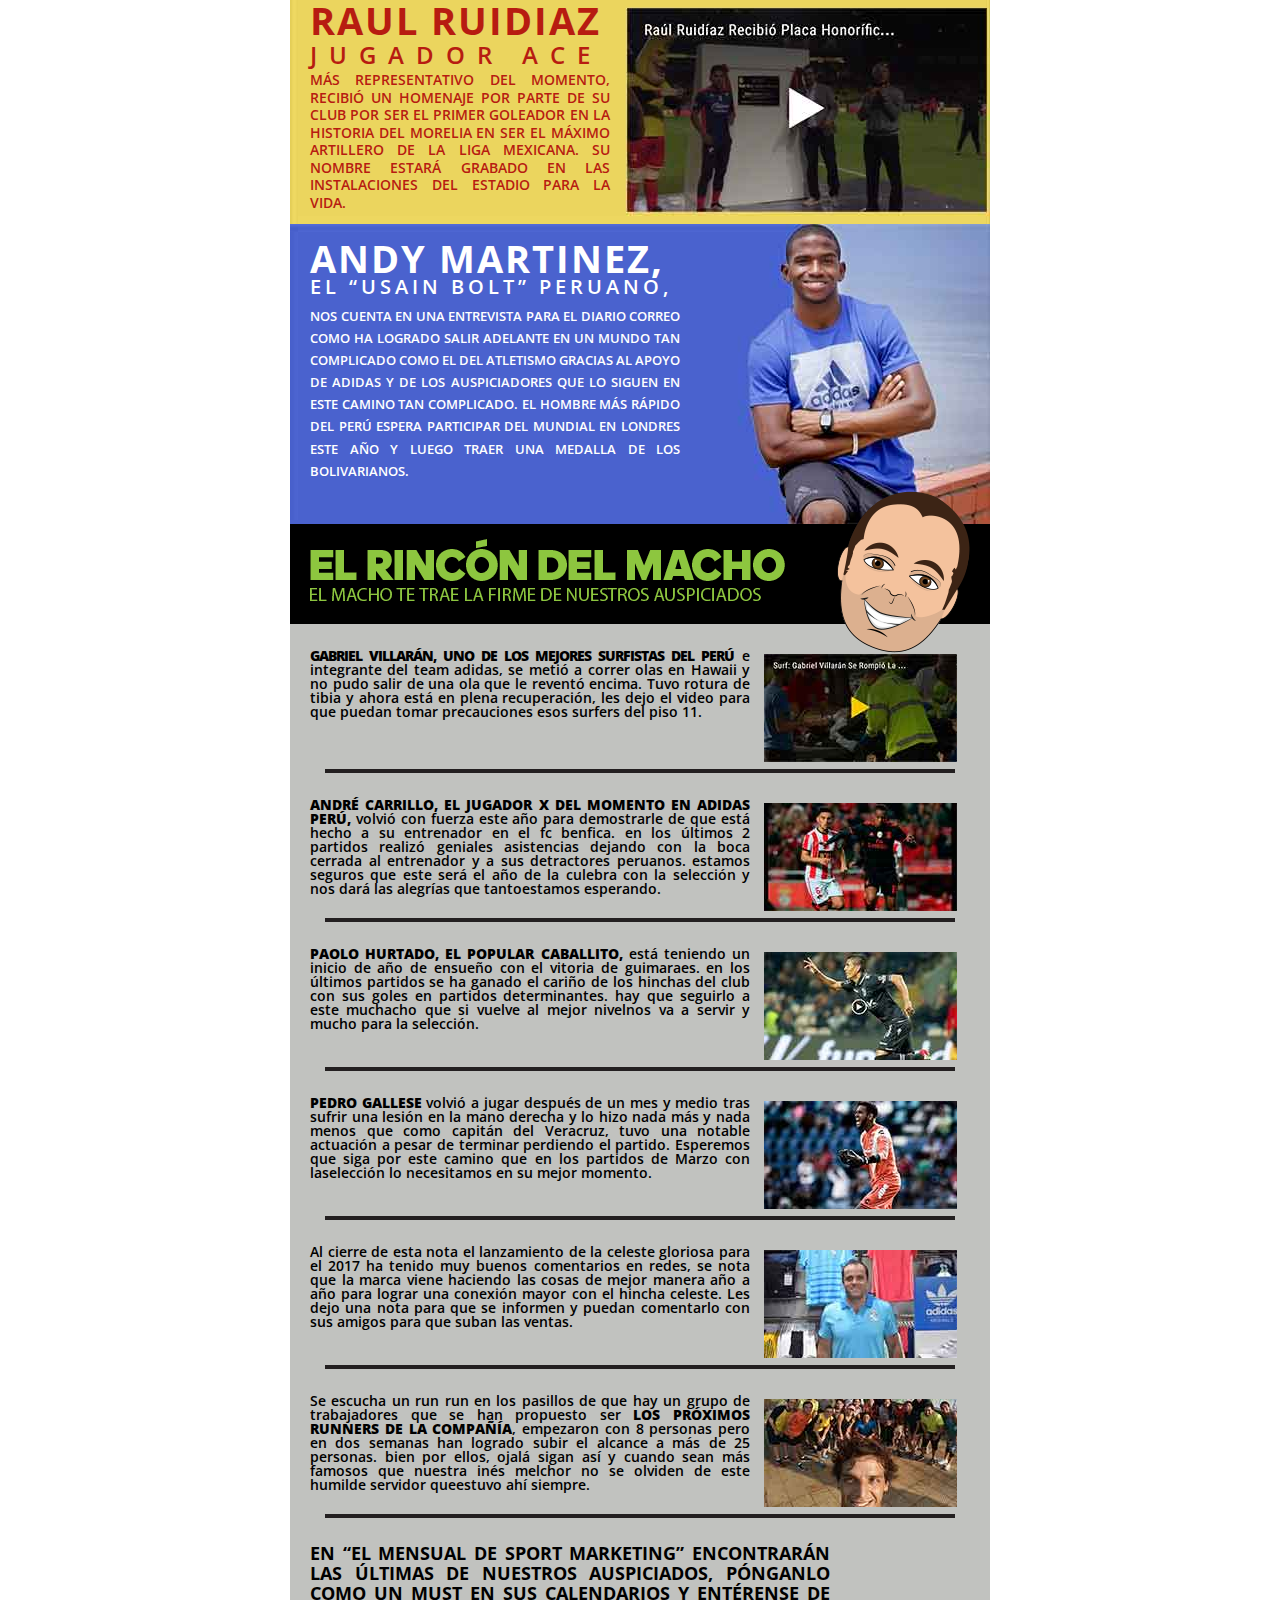
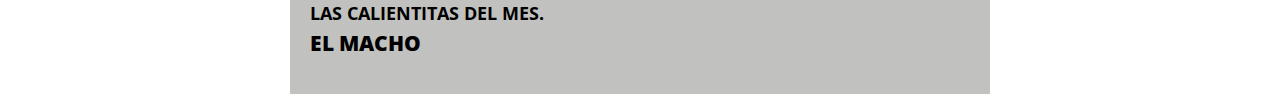
<file: index3.html>
<!doctype html>
<html>
<head>
<meta charset="utf-8">
<title>El mensual de SPORT MARKETING</title>

<style type="text/css">

@import url('https://fonts.googleapis.com/css?family=Open+Sans:400,600,700,800');

* {
  margin: 0;
  padding: 0;
}



@font-face{
    font-family:adineue-bd;
    src:url(font/AdiHausPS-Bd.otf);
}

@font-face{
    font-family:adineue-md;
	src:url(font/AdiHausPS-Md.otf);
}

@font-face{
    font-family:adineue-reg;
	src:url(font/AdiHausPS-Reg.otf);
}

@font-face{
    font-family:adineue-bold;
	src:url(font/adineuePRO-Black.otf);
	}

@font-face{
    font-family:adineue-pro-black;
	src:
	url(font/adineuePRO-Black.otf);
	}

body{
	font-family:adineue-md;
	font-size:14px;
	font-weight:600;
	background:#ffffff;
	}
a{
	text-decoration:none;
	
	}

figure { 
    display: block;
    margin:0 !important;
}

/* CLearfix */

.clearfix:after {content:".";display:block;	height:0;clear:both;visibility:hidden;}
.clearfix { display:inline-block; }
/* Hide from IE Mac \*/
.clearfix { display:block; }
* html .clearfix { height:1px; }
/* End hide from IE Mac */

h1, h2, h3, h4{
	font-weight:normal !important;
	margin:0 !important;
	padding:0 !important;
	}

.txt21bold{
	color:#000 !important;
	text-transform:uppercase;
	font-size:21px;
	font-weight:800;
	font-family:Open Sans;
	}
.txt21boldwhite{
	color:#ffffff !important;
	text-transform:uppercase;
	font-size:21px;
	font-weight:bold;
	font-family:Open Sans;
	}
.txt21boldred{
	color:#b71c11 !important;
	text-transform:uppercase;
	font-size:21px;
	font-weight:bold;
	font-family:Open Sans;
	}
.txt18bold{
	color:#000 !important;
	text-transform:uppercase;
	font-size:18px;
	font-family:Open Sans;
	font-weight:bold;
	}
.txt14bold{
	color:#000 !important;
	text-transform:uppercase;
	font-size:14px;
	font-weight:800;
	font-family:Open Sans;
	line-height:0.9em;
	}
.txt14boldrojo{
	color:#b71c11 !important;
	text-transform:uppercase;
	font-size:14px;
	font-family:Open Sans;
	}
.txt14boldwhite{
	color:#ffffff !important;
	text-transform:uppercase;
	font-size:14px;
	font-family:Open Sans;
	}
.txt14normal{
	color:#000 !important;
	text-transform:uppercase;
	font-size:14px;
	line-height:0.9em;
	font-family:Open Sans;
	}
.txt14normalbaja{
	color:#000 !important;	
	font-size:14px;
	text-align:justify;
	line-height:1em;
	font-family:Open Sans;
	}
.txt14normalwhite{
	color:#ffffff !important;
	text-transform:uppercase;
	font-size:14px;
	font-weight:400 !important;
	font-family:Open Sans;
	}
.txt14normalred{
	color:#b71c11 !important;
	text-transform:uppercase;
	font-size:14px;
	line-height:1.25em !important;
	font-family:Open Sans;
	}

.txt14normalwhite2{
	color:#ffffff !important;
	text-transform:uppercase;
	font-size:13px;
	line-height:1em;
	font-family:Open Sans;
	

	
	}


h3{

	}

p{

	padding: 5px 0;
	text-align: justify;
	color: #3b4347;	
	line-height: 20px;
	}

#contenedor{
	position: relative;
	max-width:700px;
	height:auto;
	margin:0 auto;
	background:white;	
	}

#head{
	width:100%;
	height:120px;
	background:#000;
	}

#head h1{
	font-size:
	}
	
#bloqu1{
	width:100%;
	height:337px;
	background:url(img/trauco.jpg) center no-repeat;
	
	}

#bloqu2{
	width:100%;
	height:205px;
	background:url(img/paolo-guerrero.jpg) center no-repeat;
	}

#bloqu3{
	width:100%;
	height:315px;
	background:url(img/angela.jpg) center no-repeat;
	}
#bloqu4{
	width:100%;
	height:300px;
	background:url(img/kevin.jpg) center no-repeat;
	}

#bloqu5{
	width:100%;
	height:299px;
	background:url(img/raza-celeste.jpg) center no-repeat;
	}

#bloqu6{
	width:100%;
	height:248px;
	background:url(img/ruidiaz.jpg) center no-repeat;
	}

#bloqu7{
	width:100%;
	height:300px;
	background:url(img/andy.jpg) center no-repeat;
	}

#bloqu8{
	width:100%;
	height:1070px;
	background:#c1c2bf;
	}

#bloqu8-1{
	width:100%;
	height:145px;
	background:#c1c2bf;
	}
#blo-video{
	width:193px;
	height:108px;
	margin:30px 33px 0 0;
	float:right !important;
	}

#gloque-black{
	width:100%;
	height:100px;
	background:#000;
	}

#bloque-texto1{
	width:355px;
	height:100px;
	float:right !important;
	margin:20px 20px 0 0;
	}

#bloque-texto2{
	width:355px;
	height:100px;
	float:right !important;
	margin:20px 20px 0 0;
	}

#bloque-texto3{
	width:355px;
	height:100px;
	float:right !important;
	margin:20px 20px 0 0;
	letter-spacing:-0.75px;
	}

#bloque-texto4{
	width:370px;
	height:145px;
	float:left !important;
	margin:20px 0 0 20px;
	}

#bloque-texto5{
	width:300px;
	height:155px;
	float:left !important;
	margin:125px 0 0 20px;

	}

#bloque-texto6{
	width:300px;
	height:155px;
	float:left !important;
	margin:20px 0 0 20px;
	}

#bloque-texto7{
	width:370px;
	height:250px;
	float:left !important;
	margin:20px 0 0 20px;
	}

#bloque-rincon{
	width: 700px;
	position: absolute;
	height: 162px;
	background: url(img/el-rincon-del-macho.png) no-repeat center;
	left:0;
	top: 2091px;
	z-index:1000;
	}

#bloque-texto8-1{
	width:440px;
	height:100px;
	float:left !important;
	margin:20px 0 0 20px;
	}

#bloque-barra{
	width:90%;
	height:4px;
	background:#231f20;
	margin:0 auto;
	}

#bloque-cierre{
	width:100%;
	height:auto;

	}
#bloque-texto-cierre{
	width:520px;
	height:100px;
	float:left !important;
	margin:20px 0 0 20px;
	}


</style>

</head>

<body>

<div id="contenedor">

	<div id="head">
        	<img src="img/head.jpg">
    </div>
    
    <div id="bloqu1">
    <a style="display: block; height: 100%;" href="http://elcomercio.pe/deporte-total/peruanos-en-el-mundo/miguel-trauco-fue-presentado-oficialmente-flamengo-video-noticia-1960001?flsm=1">
	    <div id="bloque-texto1">
    		<p class="txt21bold" style="font-size:24px; line-height:1.2em; letter-spacing:0.44em;">MIGUEL TRAUCO</p>
        	<p class="txt14bold" style="font-size:20px; line-height:0.005em; letter-spacing:1.5px">QUE UTILIZA LOS ZAPATOS X,</p>
            <p class="txt14normal">Fue presentado como el flamante refuerzo del flamengo poco después de firmar su renovación con adidas.</p>
        </div>
        </a>
    </div>
    
    <div id="bloqu2">
    
    <a style="display: block; height: 100%;" href="http://rpp.pe/futbol/peruanos-en-el-mundo/paolo-guerrero-anoto-de-cabeza-tras-centro-de-miguel-trauco-noticia-1027026">
        
    	<div id="bloque-texto2">
    		<p class="txt21bold" style="font-size:23px; line-height:1.2em; letter-spacing:-1px;">EN SU DEBUT CON EL “MENGAO”,</p>
        	<p class="txt14bold" style="font-size:18px; line-height:0.005em; letter-spacing:2px;">MIGUEL TRAUCO ANOTÓ UN GOL</p>
            <p class="txt14normal" style="line-height:1.5em;">Y DIO 2 ASISTENCIAS PARA UNA VICTORIA DE 4-1 EN EL PRIMER PARTIDO DEL BRASILEIRAO. LUEGO DE ESTE PARTIDO SE LE CONOCE EN BRASIL COMO MIGUEL “EL GENIO” TRAUCO.</p>
        </div>
    
    </a>
    
  </div>
    
    <div id="bloqu3"> 
    
    <a style="display: block; height: 100%;" href="https://www.facebook.com/larepublicape/videos/10154386289862017/?pnref=story">
       	
        <div id="bloque-texto3">
    		<p class="txt21boldwhite" style="font-size:26px; line-height:0.85em; letter-spacing:0.1em;">ÁNGELA LEYVA, MEJOR VOLEIBOLISTA DE PERÚ</p>
        	<p class="txt14normalwhite" style="line-height:1em;">Y NUEVA INTEGRANTE DEL EQUIPO ADIDAS, NOS CUENTA SU RECIENTE INCORPORACIÓN A LA MARCA DEPORTIVA MÁS GRANDE DEL PAÍS Y COMO ESTO LA VA A AYUDAR A SER CADA DÍA MEJOR.</p>
        </div>
        
        </a>
        
    </div>
    
    <div id="bloqu4">
    	
      <a style="display: block; height: 100%;" href="http://peru21.pe/deportes/alianza-lima-kevin-quevedo-fichado-club-intimo-2267317">
        
         <div id="bloque-texto4">
    		<p class="txt21boldwhite" style="text-align:right; font-size:28px;" >KEVIN QUEVEDO</p>
        	<p class="txt14normalwhite">KEVIN QUEVEDO, JUGADOR DE LA SELECCIÓN SUB-20 Y NOMBRADO LA JOYA DEL FUTURO POR LOS EXPERTOS DEL FÚTBOL, SE CAMBIA A LA VEREDA DEL FRENTE Y FIRMA CON ALIANZA LIMA EN UN MOVIMIENTO QUE HA SIDO CONSIDERADO COMO LA “BOMBA” DEL MERCADO DE FICHAJES PARA ESTE AÑO. KEVIN SE INCORPORÓ A LA FAMILIA DE ADIDAS EN DICIEMBRE DEL 2016 Y NOS TRAERÁ MUCHAS ALEGRÍAS A LA MARCA.</p>
        </div>
        
        </a>
        
    </div>
    
    <div id="bloqu5">
    
    <a style="display: block; height: 100%;" href="http://www.americatv.com.pe/deportes/futbol-peruano/sporting-cristal-presenta-mauricio-viana-joel-sanchez-y-renzo-garces-n260738">
    
    <div id="bloque-texto5">
    		<p class="txt14normalwhite2">SIGUIENDO CON LA PRESENTACIÓN DE LOS REFUERZOS PARA EL CAMPEONATO LOCAL Y LA COPA LIBERTADORES, SPORTING CRISTAL REALIZÓ UNA PEQUEÑA CONFERENCIA PARA DAR A CONOCER SU MEJOR FICHAJE PARA ESTE AÑO, JOEL SANCHEZ. JOEL LLEGA DESPUÉS DE SER PRESENTADO POR EL CLUB TIGRES DE MÉXICO PARA TODO EL 2017 Y BUSCA GANARSE AL HINCHA CELESTE DESDE EL PRINCIPIO CON EL 10 EN LA ESPALDA, ESTE JUGADOR SIN DUDA DARÁ QUE HABLAR ESTE AÑO. </p>
        </div>
    	
        </a>
        
  </div>
    
    <div id="bloqu6">
    
    <a style="display: block; height: 100%;" href="http://elcomercio.pe/deporte-total/peruanos-en-el-mundo/raul-ruidiaz-recibira-placa-honorifica-estadio-morelos-noticia-1958913">
    
       <div id="bloque-texto6">
    		<p class="txt21boldred" style="font-size:38px; line-height:1em; letter-spacing:2px;">RAUL RUIDIAZ</p>
            <p class="txt14boldrojo" style="font-size:24px; letter-spacing:0.5em; line-height:0.5em;">Jugador ace</p>
            <p class="txt14normalred">Más representativo del momento, recibió un homenaje por parte de su club por ser el primer goleador en la historia del Morelia en ser el máximo artillero de la liga mexicana. Su nombre estará grabado en las instalaciones del estadio para la vida.</p>
        </div>
        
        </a>
        
    </div>
    
    <div id="bloqu7">
    
    <a style="display: block; height: 100%;" href="http://diariocorreo.pe/deportes/andy-martinez-sin-apoyo-no-hubiese-podido-seguir-en-este-deporte-727240/">
    
   	<div id="bloque-texto7">
    		<p class="txt21boldwhite" style="font-size:38px; letter-spacing:2px; line-height:0.5em;">ANDY MARTINEZ,</p>
            <p class="txt14boldwhite" style="font-size:20px; letter-spacing:4px; line-height:0.85em;">EL “USAIN BOLT” PERUANO,</p>
            <p class="txt14normalwhite2" style="line-height:1.7em;">NOS CUENTA EN UNA ENTREVISTA PARA EL DIARIO CORREO COMO HA LOGRADO SALIR ADELANTE EN UN MUNDO TAN COMPLICADO COMO EL DEL ATLETISMO GRACIAS AL APOYO DE ADIDAS Y DE LOS AUSPICIADORES QUE LO SIGUEN EN ESTE CAMINO TAN COMPLICADO. EL HOMBRE MÁS RÁPIDO DEL PERÚ ESPERA PARTICIPAR DEL MUNDIAL EN LONDRES ESTE AÑO Y LUEGO TRAER UNA MEDALLA DE LOS BOLIVARIANOS.</p>
        </div>

	</a>

    </div>
    
    <div id="bloque-rincon"></div>
    
    <div id="gloque-black">

    </div>
    
    
    <div id="bloqu8">
    	
        <div id="bloqu8-1">
    	<a style="display: block;" href="http://elcomercio.pe/deporte-total/polideportivo/surf-gabriel-villaran-se-rompio-pierna-hawai-video-noticia-1963677">
        
        	<div id="bloque-texto8-1">
            <p class="txt14normalbaja"><strong style="text-transform:uppercase; letter-spacing:-1px; font-weight:800;">Gabriel Villarán, uno de los mejores surfistas del Perú</strong> e integrante del team adidas, se metió a correr olas en Hawaii y no pudo salir de una ola que le reventó encima. Tuvo rotura de tibia y ahora está en plena recuperación, les dejo el video para que puedan tomar precauciones esos surfers del piso 11. </p>          
                           	        
            </div>
            
            <div id="blo-video">
            	<img src="img/video1.jpg">
            </div>
        
        </a>
        
        </div>
  <div id="bloque-barra"></div>
  
  
  <div id="bloqu8-1">
    	<a style="display: block;" href="http://elcomercio.pe/deporte-total/peruanos-en-el-mundo/andre-carrillo-aparecio-triunfo-benfica-este-pase-noticia-1959652">
        
        	<div id="bloque-texto8-1">
            <p class="txt14normalbaja"><samp class="txt14bold"><strong style="font-weight:800; letter-spacing:0px;">André Carrillo, el jugador x del momento en adidas Perú,</strong></samp> volvió con fuerza este año para demostrarle de que está hecho a su entrenador en el fc benfica. en los últimos 2 partidos realizó geniales asistencias dejando con la boca cerrada al entrenador y a sus detractores peruanos. estamos seguros que este será el año de la culebra con la selección y nos dará las alegrías que tantoestamos esperando. </p>          
                           	        
            </div>
            
            <div id="blo-video">
            	<img src="img/video2.jpg">
            </div>
        
        </a>
        
        </div>
  <div id="bloque-barra"></div>
  
    <div id="bloqu8-1">
    	<a style="display: block;" href="http://rpp.pe/futbol/peruanos-en-el-mundo/video-paolo-hurtado-le-dio-el-triunfo-al-vitoria-guimaraes-con-gol-al-ultimo-minuto-noticia-1020423">
        
        	<div id="bloque-texto8-1">
            <p class="txt14normalbaja"><samp class="txt14bold"><strong style="font-weight:800; letter-spacing:0px;">Paolo Hurtado, el popular caballito</strong>,</samp> está teniendo un inicio de año de ensueño con el vitoria de guimaraes. en los últimos partidos se ha ganado el cariño de los hinchas del club con sus goles en partidos determinantes. hay que seguirlo a este muchacho que si vuelve al mejor nivelnos va a servir y mucho para la selección. </p>          
                           	        
            </div>
            
            <div id="blo-video">
            	<img src="img/video3.jpg">
            </div>
        
        </a>
        
        </div>
  <div id="bloque-barra"></div>
  
    <div id="bloqu8-1">
    	<a style="display: block;" href="http://libero.pe/futbol-internacional/174253-pedro-gallese-se-lucio-en-su-regreso-al-arco-de-veracruz-video">
        
        	<div id="bloque-texto8-1">
            <p class="txt14normalbaja"><samp class="txt14bold"><strong style="font-weight:800; letter-spacing:0px;">Pedro Gallese</strong></samp> volvió a jugar después de un mes y medio tras sufrir una lesión en la mano derecha y lo hizo nada más y nada menos que como capitán del Veracruz, tuvo una notable actuación a pesar de terminar perdiendo el partido. Esperemos que siga por este camino que en los partidos de Marzo con laselección lo necesitamos en su mejor momento. </p>          
                           	        
            </div>
            
            <div id="blo-video">
            	<img src="img/video4.jpg">
            </div>
        
        </a>
        
        </div>
  <div id="bloque-barra"></div>
  
    <div id="bloqu8-1">
    	<a style="display: block;" href="http://deporteynegocio.pe/fotogaleria-asi-se-vivio-la-presentacion-de-la-nueva-camiseta-de-sporting-cristal-7605">
        
        	<div id="bloque-texto8-1">
            <p class="txt14normalbaja">Al cierre de esta nota el lanzamiento de la celeste gloriosa para el 2017 ha tenido muy buenos comentarios en redes, se nota que la marca viene haciendo las cosas de mejor manera año a año para lograr una conexión mayor con el hincha celeste. Les dejo una nota para que se informen y puedan comentarlo con sus amigos para que suban las ventas.</p>          
                           	        
            </div>
            
            <div id="blo-video">
            	<img src="img/video5.jpg">
            </div>
        
        </a>
        
        </div>
  <div id="bloque-barra"></div>
  
    <div id="bloqu8-1">
    	<a style="display: block;">
        
        	<div id="bloque-texto8-1">
            <p class="txt14normalbaja">Se escucha un run run en los pasillos de que hay un grupo de trabajadores que se han propuesto ser <samp class="txt14bold">los próximos runners de la compañía</samp>, empezaron con 8 personas pero en dos semanas han logrado subir el alcance a más de 25 personas. bien por ellos, ojalá sigan así y cuando sean más famosos que nuestra inés melchor no se olviden de este humilde servidor queestuvo ahí siempre.</p>          
                           	        
            </div>
            
            <div id="blo-video">
            	<img src="img/video6.jpg">
            </div>
        
        </a>
        
        </div>
  <div id="bloque-barra"></div>
  
  <div id="bloque-cierre">
  
<div id="bloque-texto-cierre">

<p class="txt18bold">EN “EL MENSUAL DE SPORT MARKETING”  ENCONTRARÁN LAS ÚLTIMAS DE NUESTROS AUSPICIADOS, PÓNGANLO COMO UN MUST EN SUS CALENDARIOS Y ENTÉRENSE DE LAS CALIENTITAS DEL MES.</p>

<p class="txt21bold">EL MACHO</p>
</div>
  
  </div>
  
  
  

  
  
  
  
  
  </div>
  
  
    
    
</div>
</body>
</html>
</file>
<file: styles/styles.css>
/*@import url(https://fonts.googleapis.com/css?family=Open+Sans:400,700);*/

* {
  margin: 0;
  padding: 0;
}


@font-face{
    font-family:adineue-bd;
    src:url(../font/AdiHausPS-Bd.otf);	
}

@font-face{
    font-family:adineue-md;
	src:url(../font/AdiHausPS-Md.otf);
}

@font-face{
    font-family:adineue-reg;
	src:url(../font/AdiHausPS-Reg.otf);
}

@font-face{
    font-family:adineue-bold;
	src:url(../font/adineuePRO-Black.otf);
	}

@font-face{
    font-family:adineue-pro-black;
	src:url(../font/adineuePRO-Black.otf);
	}

body{
	font-family:adineue-md;
	/*font-family:adineue;*/
/*	font-family:Verdana, Geneva, sans-serif;*/
	font-size:14px;
	background:#ffffff;
	}
a{
	text-decoration:none;
	
	}

figure { 
    display: block;
    margin:0 !important;
}

/* CLearfix */

.clearfix:after {content:".";display:block;	height:0;clear:both;visibility:hidden;}
.clearfix { display:inline-block; }
/* Hide from IE Mac \*/
.clearfix { display:block; }
* html .clearfix { height:1px; }
/* End hide from IE Mac */

h1, h2, h3, h4{
	font-weight:normal !important;
	margin:0 !important;
	padding:0 !important;
	}

.txt21bold{
	color:#000 !important;
	text-transform:uppercase;
	font-size:21px;
	font-weight:bold;
	font-family:adineue-pro-black;
	}
.txt21boldwhite{
	color:#ffffff !important;
	text-transform:uppercase;
	font-size:21px;
	font-weight:bold;
	font-family:adineue-pro-black;
	}
.txt21boldred{
	color:#b71c11 !important;
	text-transform:uppercase;
	font-size:21px;
	font-weight:bold;
	font-family:adineue-pro-black;
	}
.txt18bold{
	color:#000 !important;
	text-transform:uppercase;
	font-size:18px;
	font-family:adineue-md;
	font-weight:bold;
	}
.txt14bold{
	color:#000 !important;
	text-transform:uppercase;
	font-size:14px;
	font-family:adineue-bold;
		line-height:0.9em;
	}
.txt14boldrojo{
	color:#b71c11 !important;
	text-transform:uppercase;
	font-size:14px;
	font-family:adineue-bold;
	}
.txt14boldwhite{
	color:#ffffff !important;
	text-transform:uppercase;
	font-size:14px;
	font-family:adineue-bold;
	}
.txt14normal{
	color:#000 !important;
	text-transform:uppercase;
	font-size:14px;
	line-height:0.9em;
	}
.txt14normalbaja{
	color:#000 !important;	
	font-size:14px;
	text-align:justify;
	line-height:1em;
	}
.txt14normalwhite{
	color:#ffffff !important;
	text-transform:uppercase;
	font-size:14px;
	}
.txt14normalred{
	color:#b71c11 !important;
	text-transform:uppercase;
	font-size:14px;
	line-height:1.25em !important;
	}

.txt14normalwhite2{
	color:#ffffff !important;
	text-transform:uppercase;
	font-size:13px;
	line-height:1em;
	}


h3{

	}

p{

	padding: 5px 0;
	text-align: justify;
	color: #3b4347;	
	line-height: 20px;
	}

#contenedor{
	position: relative;
	max-width:700px;
	height:auto;
	margin:0 auto;
	background:white;	
	}

#head{
	width:100%;
	height:120px;
	background:#000;
	}

#head h1{
	font-size:
	}
	
#bloqu1{
	width:100%;
	height:337px;
	background:url(../img/trauco.jpg) center no-repeat;
	
	}

#bloqu2{
	width:100%;
	height:205px;
	background:url(../img/paolo-guerrero.jpg) center no-repeat;
	}

#bloqu3{
	width:100%;
	height:315px;
	background:url(../img/angela.jpg) center no-repeat;
	}
#bloqu4{
	width:100%;
	height:300px;
	background:url(../img/kevin.jpg) center no-repeat;
	}

#bloqu5{
	width:100%;
	height:299px;
	background:url(../img/raza-celeste.jpg) center no-repeat;
	}

#bloqu6{
	width:100%;
	height:248px;
	background:url(../img/ruidiaz.jpg) center no-repeat;
	}

#bloqu7{
	width:100%;
	height:300px;
	background:url(../img/andy.jpg) center no-repeat;
	}

#bloqu8{
	width:100%;
	height:1070px;
	background:#c1c2bf;
	}

#bloqu8-1{
	width:100%;
	height:145px;
	background:#c1c2bf;
	}
#blo-video{
	width:193px;
	height:108px;
	margin:30px 33px 0 0;
	float:right !important;
	}

#gloque-black{
	width:100%;
	height:100px;
	background:#000;
	}

#bloque-texto1{
	width:355px;
	height:100px;
	float:right !important;
	margin:20px 20px 0 0;
	}

#bloque-texto2{
	width:355px;
	height:100px;
	float:right !important;
	margin:20px 20px 0 0;
	}

#bloque-texto3{
	width:355px;
	height:100px;
	float:right !important;
	margin:20px 20px 0 0;
	letter-spacing:-0.75px;
	}

#bloque-texto4{
	width:370px;
	height:145px;
	float:left !important;
	margin:20px 0 0 20px;
	}

#bloque-texto5{
	width:300px;
	height:155px;
	float:left !important;
	margin:125px 0 0 20px;

	}

#bloque-texto6{
	width:300px;
	height:155px;
	float:left !important;
	margin:20px 0 0 20px;
	}

#bloque-texto7{
	width:370px;
	height:250px;
	float:left !important;
	margin:20px 0 0 20px;
	}

#bloque-rincon{
	width: 700px;
	position: absolute;
	height: 162px;
	background: url(../img/el-rincon-del-macho.png) no-repeat center;
	left:0;
	top: 2091px;
	z-index:1000;
	}

#bloque-texto8-1{
	width:440px;
	height:100px;
	float:left !important;
	margin:20px 0 0 20px;
	}

#bloque-barra{
	width:90%;
	height:4px;
	background:#231f20;
	margin:0 auto;
	}

#bloque-cierre{
	width:100%;
	height:auto;

	}
#bloque-texto-cierre{
	width:520px;
	height:100px;
	float:left !important;
	margin:20px 0 0 20px;
	}
</file>
